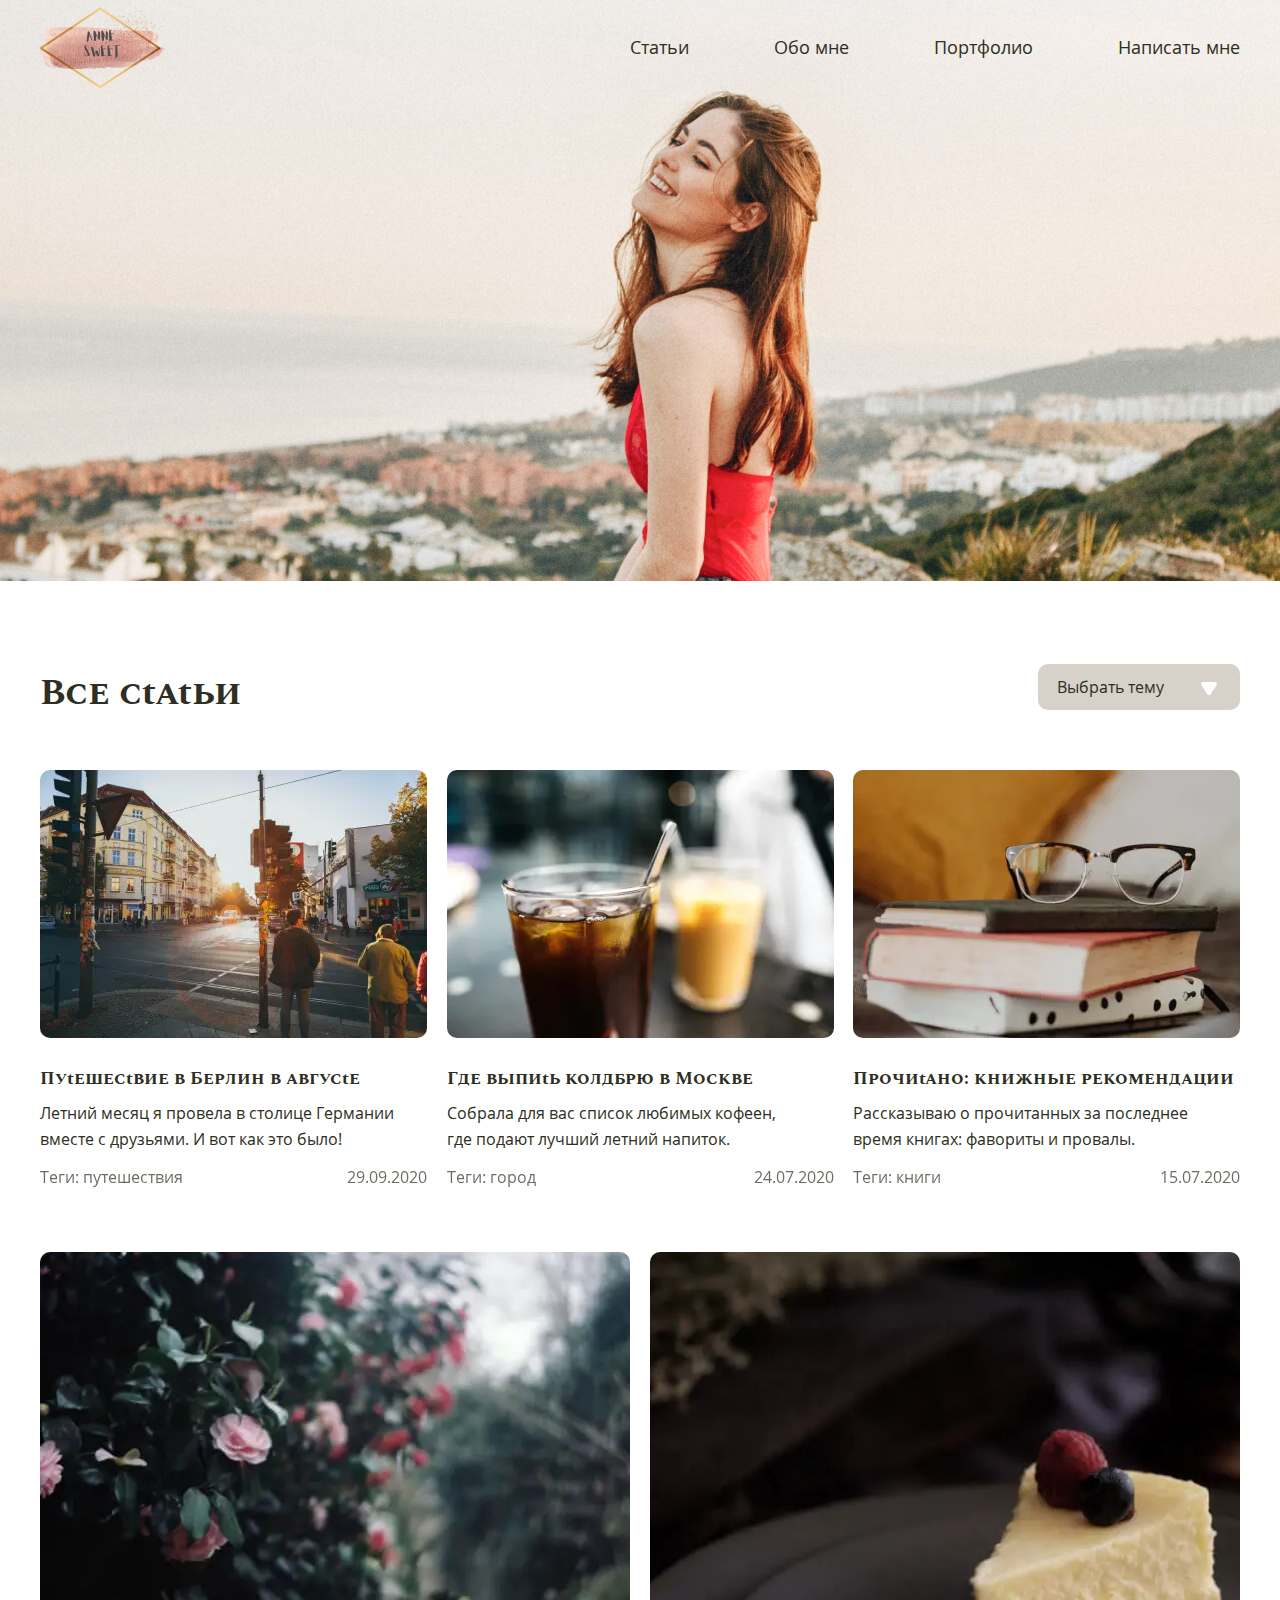
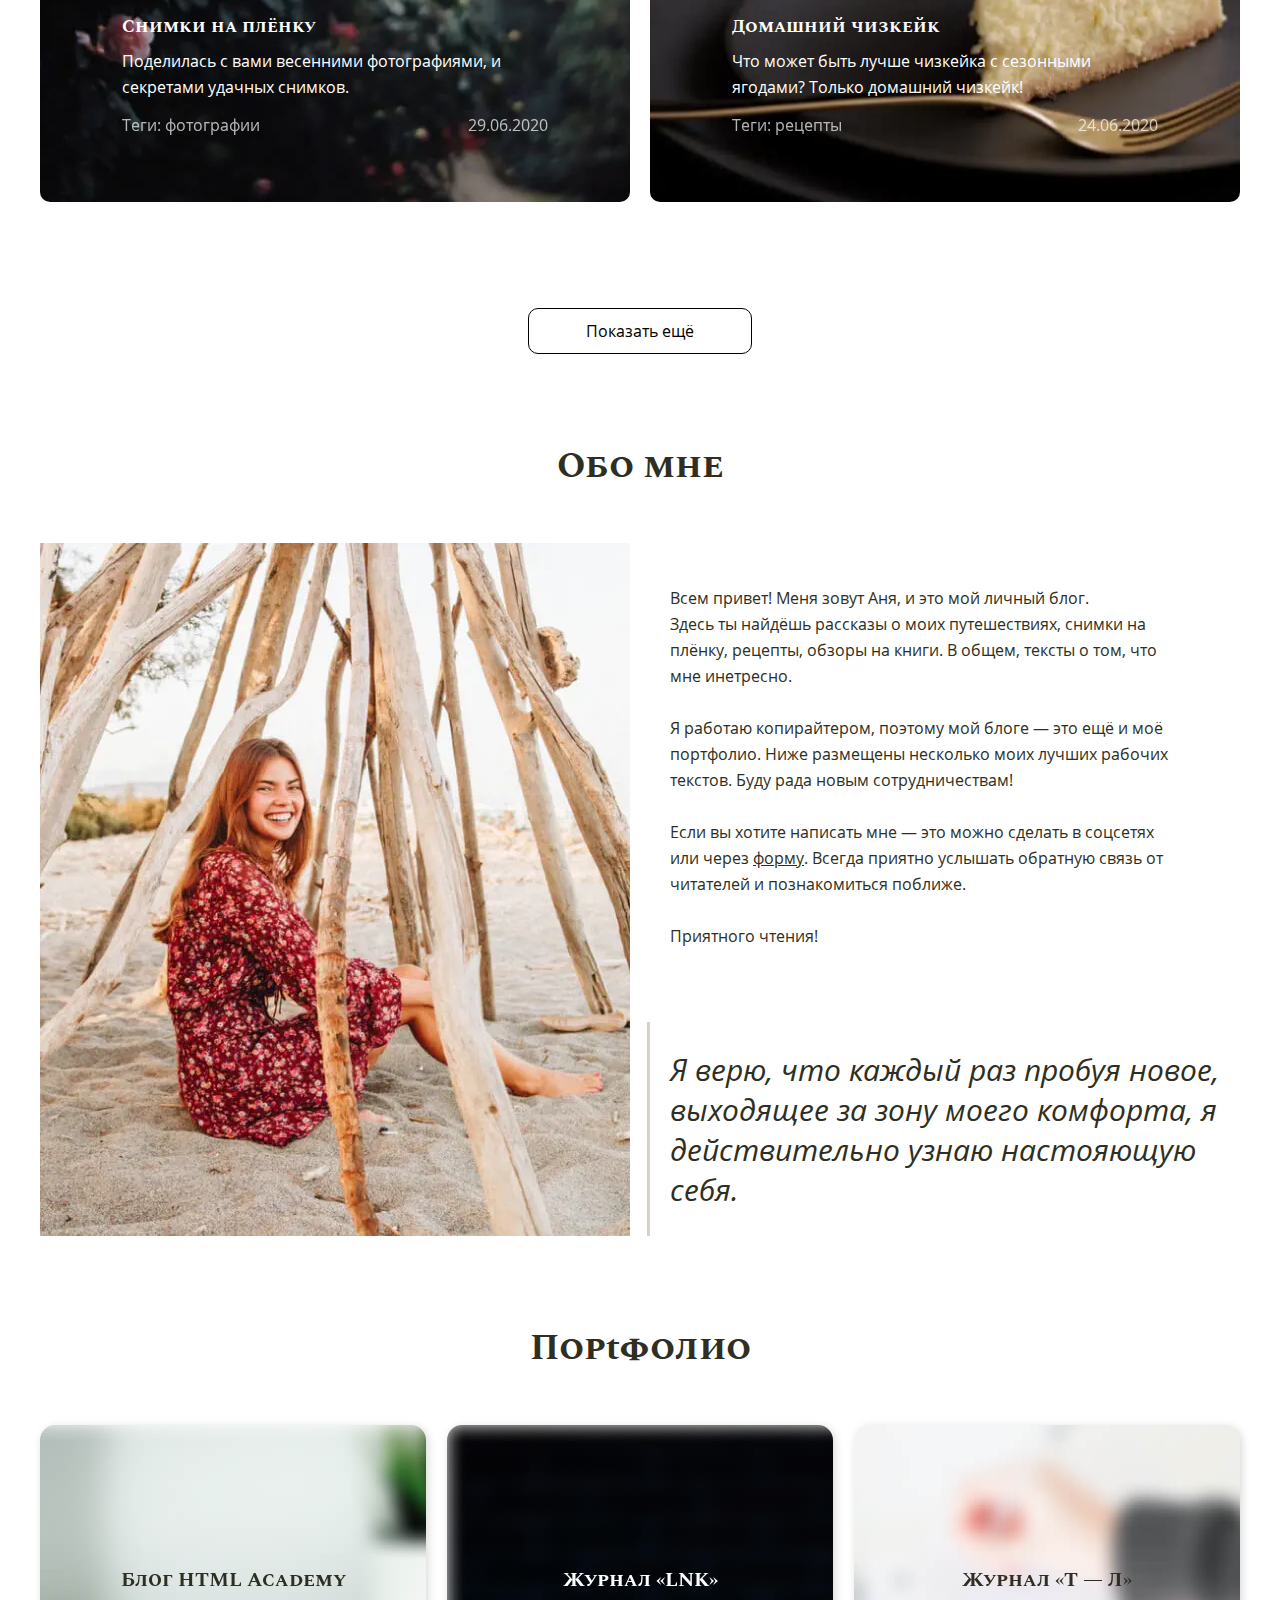
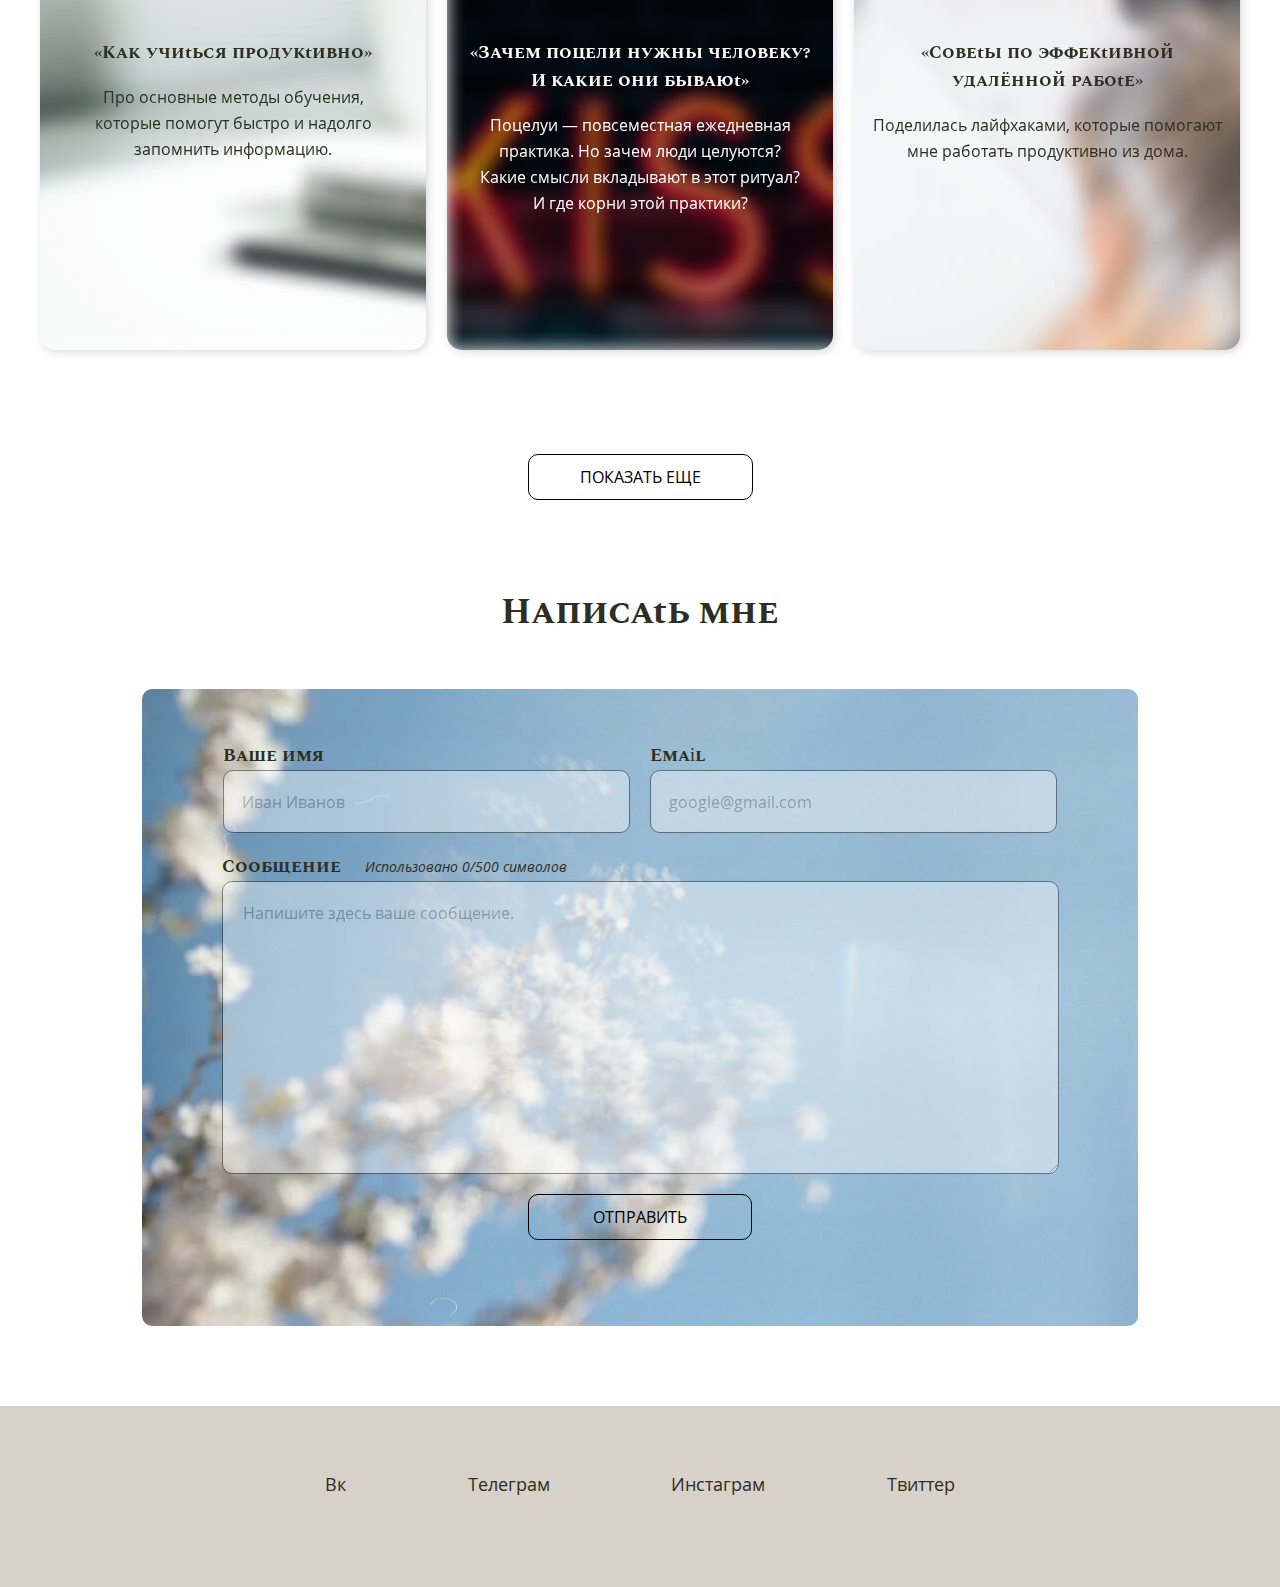
<file: index.html>
<!DOCTYPE html>
<html lang="ru">
<head>
    <meta charset="UTF-8">
    <meta name="viewport" content="width=device-width, initial-scale=1.0">
    <link rel="preload" href="fonts/opensans-regular.woff2" as="font" type="font/woff2" crossorigin="anonymous">
    <link rel="preload" href="fonts/spectralsc-bold.woff2" as="font" type="font/woff2" crossorigin="anonymous">
    <link rel="stylesheet" href="css/normalize.css">
    <link rel="stylesheet" href="css/main-css.css">
    <title>Личный Блог</title>
</head>
<body>
  <header class="page-header">
    <div class="wrapper">
      <nav class="heade-nav">
        <a class="heade-nav__logo"><img src="img/logo.svg" alt="Anna Sweet"></a>
        <ul class="main-nav__list">
          <li class="main-nav__items">
            <a class="main-nav__item" href="#articles" aria-label="Перейдя по этой ссылке, вы попадете в раздел сайта с статьями">Статьи</a>
          </li>
          <li class="main-nav__items">
            <a class="main-nav__item" href="#about-me" aria-label="Перейдя по этой ссылке, вы попадете в раздел сайта обо мне">Обо мне</a>
          </li>
          <li class="main-nav__items">
            <a class="main-nav__item" href="#portfolio" aria-label="Перейдя по этой ссылке, вы попадете в раздел сайта Портфолио">Портфолио</a>
          </li>
          <li class="main-nav__items">
            <a class="main-nav__item" href="#feedback" aria-label="Перейдя по этой ссылке, вы попадете в раздел сайта с формой написать мне">Написать мне</a>
          </li>
        </ul>
      </nav>
    </div>
  </header>
  <main class="page-main">
    <h1 class="visually-hidden">Главная страница личного блока Анны Свит</h1>
     <section class="articles-main">
       <div class="articles__layout wrapper">
         <div class="articles__layout-head">
           <h2 id="articles" class="header header-article">Все статьи</h2>
           <ul class="articles__theme theme__lists">
             <li class="theme__items" tabindex="0">
               <a class="theme__items-link" data-category="all" aria-label="Фильтр по категориям статей">Выбрать тему</a>
               <ul class="theme__list">
                 <li class="theme__item">
                   <a class="theme__items-link" data-category="city" href="#" aria-label="Все статьи с категорией город">Город</a>
                  </li>
                 <li class="theme__item">
                   <a class="theme__items-link" data-category="books" href="#" aria-label="Все статьи с категорией книги">Книги</a
                  </li>
                 <li class="theme__item">
                   <a class="theme__items-link" data-category="travels" href="#" aria-label="Все статьи с категорией путешествия">Путешествия</a>
                  </li>
                 <li class="theme__item">
                   <a class="theme__items-link" href="#" aria-label="Все статьи с категорией рецепты">Рецепты</a>
                  </li>
                 <li class="theme__item">
                   <a class="theme__items-link" href="#" aria-label="Все статьи с категорией фотографии">Фотографии</a>
                  </li>
               </ul>
             </li>
           </ul>
         </div>
        <ul class="articles article__list">
          <li class="article__items" data-category="travels">
            <a class="article__item" href="articles.html" arial-label="Перейдя по ссылка, вы попадете на статью Путешествие в Берлин в августе">
              <picture>
                <source type="image/webp" srcset="img/image-1@1x.webp 1x, img/image-1@2x.webp 2x">
                <img class="article__img" src="img/image-1@1x.jpg" srcset="img/image-1@2x.jpg 2x" alt="">
              </picture>
              <h3 class="article__header">Путешествие в Берлин в августе</h3>
              <p class="article__text">Летний месяц я провела в столице Германии вместе с друзьями. И вот как это было!</p>
              <div class="article__layout">
                <p>Теги:&nbsp;<span>путешествия</span></p>
                <time datetime="2020-09-29">29.09.2020</time>
              </div>
            </a>
          </li>
          <li class="article__items" data-category="city">
            <a class="article__item" href="articles.html" arial-label="Перейдя по ссылка, вы попадете на статью Где выпить колдбрю в Москве">
              <picture>
                <source type="image/webp" srcset="img/image-2@1x.webp 1x, img/image-2@2x.webp 2x">
                <img class="article__img" src="img/image-2@1x.jpg" srcset="img/image-2@2x.jpg 2x" alt="">
              </picture>
              <h3 class="article__header">Где выпить колдбрю в Москве</h3>
              <p class="article__text">Собрала для вас список любимых кофеен,<br> где подают лучший летний напиток.</p>
              <div class="article__layout">
               <p>Теги:&nbsp;<span>город</span></p>
               <time datetime="2020-07-24">24.07.2020</time>
              </div>
            </a>
          </li>
          <li class="article__items" data-category="books">
            <a class="article__item" href="articles.html" arial-label="Перейдя по ссылка, вы попадете на статью Прочитано: книжные рекомендации">
              <picture>
                <source type="image/webp" srcset="img/image-3@1x.webp 1x, img/image-3@2x.webp 2x">
                <img class="article__img" src="img/image-3@1x.jpg" srcset="img/image-3@2x.jpg 2x" alt="">
              </picture>
              <h3 class="article__header">Прочитано: книжные рекомендации</h3>
              <p class="article__text">Рассказываю о прочитанных за последнее время книгах: фавориты и провалы.</p>
              <div class="article__layout">
               <p>Теги:&nbsp;<span>книги</span></p>
               <time datetime="2020-07-15">15.07.2020</time>
              </div>
            </a>
          </li>
        </ul>
        <ul class="articles article__list-big">
          <li class="article__items-big">
            <a class="article__item" href="articles.html" arial-label="Перейдя по ссылка, вы попадете на статью Снимки на плёнку">
              <picture>
                <source type="image/webp" srcset="img/image-4@1x.webp 1x, img/image-4@2x.webp 2x">
                <img class="article__img article__img--big" src="img/image-4@1x.jpg" srcset="img/image-4@2x.jpg 2x" alt="">
              </picture>
              <div class="position-layout">
                <h3 class="article__header">Снимки на плёнку</h3>
                <p class="article__text">Поделилась с вами весенними фотографиями, и секретами удачных снимков.</p>
                <div class="article__layout">
                 <p>Теги:&nbsp;<span>фотографии</span></p>
                 <time datetime="2020-06-29">29.06.2020</time>
                </div>
              </div>
            </a>
          </li>
          <li class="article__items-big">
            <a class="article__item" href="articles.html" arial-label="Перейдя по ссылка, вы попадете на статью Домашний чизкейк">
              <picture>
                <source type="image/webp" srcset="img/image-5@1x.webp 1x, img/image-5@2x.webp 2x">
                <img class="article__img article__img--big" src="img/image-5@1x.jpg" srcset="img/image-5@2x.jpg 2x" alt="">
              </picture>
              <div class="position-layout">
                <h3 class="article__header">Домашний чизкейк</h3>
                <p class="article__text">Что может быть лучше чизкейка с сезонными ягодами? Только домашний чизкейк!</p>
                <div class="article__layout">
                 <p>Теги:&nbsp;<span>рецепты</span></p>
                 <time datetime="2020-06-24">24.06.2020</time>
                </div>
              </div>
            </a>
          </li>
        </ul>
        <button class="button article__button" type="button">Показать ещё</button>
       </div>
     </section>
     <section class="about-me">
       <div class="wrapper">
        <h2 id="about-me" class="header header-about-me">Обо мне</h2>
        <div class="about-me__layout">
          <figure class="about-me__img">
            <picture>
              <source type="image/webp" srcset="img/image-6@1x.webp 1x, img/image-6@2x.webp 2x">
              <img src="img/image-6@1x.jpg" srcset="img/image-6@2x.jpg 2x" alt="">
            </picture>
          </figure>
          <div class="about-me__decription">
            <p>Всем привет! Меня зовут Аня, и это мой личный блог.<br> Здесь ты найдёшь рассказы о моих путешествиях,
              снимки на плёнку, рецепты, обзоры на книги. В общем, тексты о том, что мне инетресно.
            </p>
            <p>Я работаю копирайтером, поэтому мой блоге — это ещё и моё портфолио.
              Ниже размещены несколько моих лучших рабочих текстов. Буду рада новым сотрудничествам!
            </p>
            <p>Если вы хотите написать мне — это можно сделать в соцсетях или
              через <a class="about-me__link-text" aria-label="Перейдя по этой ссылке, вы попадете в раздел сайта с формой написать мне" href="#feedback">форму</a>. Всегда приятно услышать обратную
              связь от читателей и познакомиться поближе.
            </p>
            <p>Приятного чтения!</p>
            <blockquote  class="about-me__cite">Я верю, что каждый раз пробуя новое, выходящее за зону моего
              комфорта, я действительно узнаю настояющую себя.
            </blockquote>
          </div>
        </div>
       </div>
     </section>
     <section class="portfolio">
       <div class="wrapper">
        <h2 id="portfolio" class="header header-portfolio">Портфолио</h2>
        <div class="partfolio__layout">
          <ul class="partfolio__list">
            <li class="partfolio__items">
              <a class="partfolio__item" href="#" aria-label="Перейдя по этой ссылке, вы попадете на мою работу для HTML Academy">
                <h3>Блог HTML Academy</h3>
                <p class="partfolio__slogon"><b>&laquo;Как учиться продуктивно&raquo;</b></p>
                <p>Про основные методы обучения,<br> которые помогут быстро и надолго<br> запомнить информацию.</p>
              </a>
            </li>
            <li class="partfolio__items">
              <a class="partfolio__item" href="#" aria-label="Перейдя по этой ссылке, вы попадете на мою работу для Журнала LNK">
                <h3>Журнал &laquo;LNK&raquo;</h3>
                <p class="partfolio__slogon"><b>&laquo;Зачем поцели нужны человеку?<br> И какие они бывают&raquo;</b></p>
                <p>Поцелуи — повсеместная ежедневная практика. Но зачем люди целуются?<br>
                  Какие смысли вкладывают в этот ритуал?<br> И где корни этой практики?
                </p>
              </a>
            </li>
            <li class="partfolio__items">
              <a class="partfolio__item" href="#" aria-label="Перейдя по этой ссылке, вы попадете на мою работу для Журнала Т — Л">
                <h3>Журнал &laquo;Т — Л&raquo;</h3>
                <p class="partfolio__slogon"><b>&laquo;Советы по эффективной<br> удалённой работе&raquo;</b></p>
                <p>Поделилась лайфхаками, которые помогают мне работать продуктивно из дома.</p>
              </a>
            </li>
          </ul>
          <button class="button partfolio__button" type="button">Показать еще</button>
        </div>
       </div>
     </section>
     <section class="feedback">
       <h2 id="feedback" class=" header header-feedback">Написать мне</h2>
       <div class="wrapper feedback__width">
        <form class="feedback__form" action="https://echo.htmlacademy.ru" method="GET">
          <fieldset class="feedback__form-wrapp">
            <legend class="feedback__form-title visually-hidden">обратная связь</legend>
            <div class="feedback__layout">
              <div class="feedback__layout-elm">
                <p class="feedback__form-elment">
                  <label for="id-name">Ваше имя</label>
                  <span class="text-name">Иван Иванов</span>
                  <input id="id-name" class="feedback__name" type="text" name="name" placeholder="Иван Иванов" required pattern="([A-Za-zА-Яа-яЁё]{2,10})+\s([A-Za-zА-Яа-яЁё]{2,10})">
                </p>
                <p class="feedback__form-elment">
                  <label for="id-email">Email</label>
                  <span class="text-email">google@gmail.com</span>
                  <input id="id-email" class="feedback__email" type="email" name="e-mail" placeholder="google@gmail.com" required>
                </p>
                <p class="feedback__form-elment feedback__form-elment--messege">
                  <label for="id-message">Сообщение</label>
                  <span class="text-counter">Использовано <output class="char-counter" for="id-message">0</output>/500 символов</span>
                  <textarea id="id-message" class="message-counter" name="message" placeholder="Напишите здесь ваше сообщение."></textarea>
                </p>
              </div>
              <button class="button feedback__button" type="submit">отправить</button>
            </div>
          </fieldset>
        </form>
       </div>
     </section>
  </main>
  <footer class="main-footer">
    <ul class="wrapper main-footer__list">
      <li class="main-footer__items">
        <a class="main-footer__link" href="https://vk.com" target="_blank" aria-label="Моя страничка в социальной сети в контакте">Вк</a>
      </li>
      <li class="main-footer__items">
        <a class="main-footer__link" href="https://web.telegram.org/#/login" aria-label="Моя страничка в социальной сети в телеграм" target="_blank">Телеграм</a>
      </li>
      <li class="main-footer__items">
        <a class="main-footer__link" href="https://www.instagram.com/" aria-label="Моя страничка в социальной сети в инстаграм" target="_blank">Инстаграм</a>
      </li>
      <li class="main-footer__items">
        <a class="main-footer__link" href="https://twitter.com" aria-label="Моя страничка в социальной сети в твиттер" target="_blank">Твиттер</a>
      </li>
    </ul>
  </footer>
  <section class="button-up">
    <button class="button-up__button"><span class="visually-hidden">В саммый верх</span></button>
  </section>
  <script>
    let links = document.querySelectorAll(".theme__items-link");
    let articles = document.querySelectorAll(".article__items");
    let linki = links[0].dataset.category;

    for (let link of links) {
      link.onclick = function (evt) {
        evt.preventDefault();
        linki = link.dataset.category;
      }
    };
  </script>
  <script>
    let commentForm = document.querySelector(".feedback__form");
    let messageCounter = document.querySelector(".message-counter");
    let charCounter = document.querySelector(".char-counter");
    let feedbackButton = document.querySelector(".feedback__button");
    let feedbackName = document.querySelector(".feedback__name");
    let feedbackEmail = document.querySelector(".feedback__email")
    let textName = document.querySelector(".text-name");
    let textEmail = document.querySelector(".text-email");

    commentForm.onsubmit = function (evt) {
      evt.preventDefault();
      textName.style.display = "none";
      textEmail.style.display = "none";
      charCounter.textContent = 0;
      messageCounter.value = "";
      feedbackName.value = "";
      feedbackEmail.value = "";
    }

    messageCounter.oninput = function () {
      charCounter.textContent = messageCounter.value.length;
      if (messageCounter.value.length > 500) {
        commentForm.classList.add("warning");
        feedbackButton.disabled = true;
      } else {
        commentForm.classList.remove("warning");
        feedbackButton.disabled = false;
      }
    };

    feedbackName.oninput = function () {
      if (feedbackName.value.length < 2 || feedbackName.value.length > 21) {
        commentForm.classList.add("text-war");
        feedbackButton.disabled = true;
        textName.style.display = "inline";
      } else {
        commentForm.classList.remove("text-war");
        feedbackButton.disabled = false;
      }
      if (feedbackName.value.length < 1) {
        textName.style.display = "none";
      }
    };

    feedbackEmail.oninput = function () {
      if (feedbackEmail.value.length < 6 || feedbackEmail.value.length > 30) {
        textEmail.style.display = "inline";
        commentForm.classList.add("text-war");
        feedbackButton.disabled = true;
      } else {
        commentForm.classList.remove("text-war");
        feedbackButton.disabled = false;
      }
      if (feedbackEmail.value.length < 1) {
        textEmail.style.display = "none";
      }
    };
  </script>
  <script>
    let upButton = document.querySelector(".button-up__button");

    window.onscroll = function () {
      if (window.pageYOffset > 550) {
        upButton.classList.add("button-up__shown");
      } else {
        upButton.classList.remove("button-up__shown");
      }
    };

    upButton.onclick = function () {
      window.scrollTo(0,0);
    }
  </script>
</body>
</html>
</file>
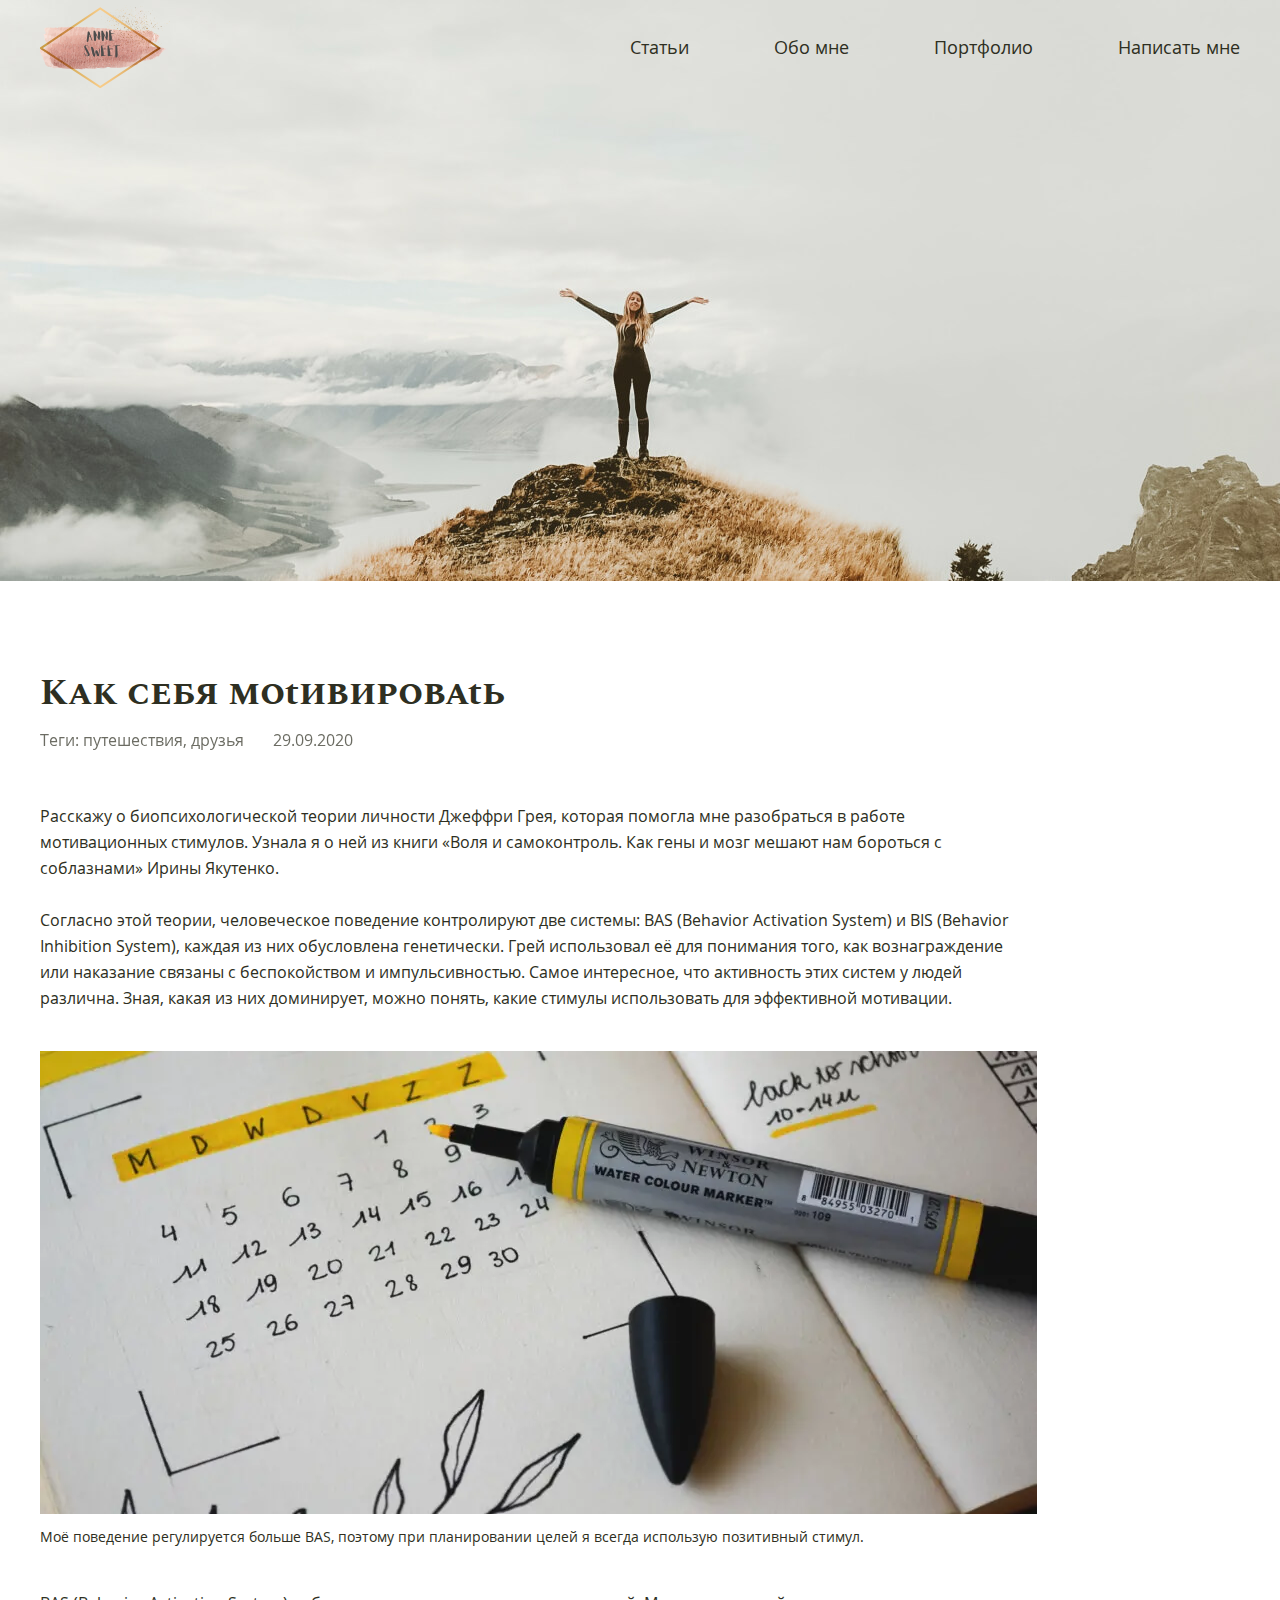
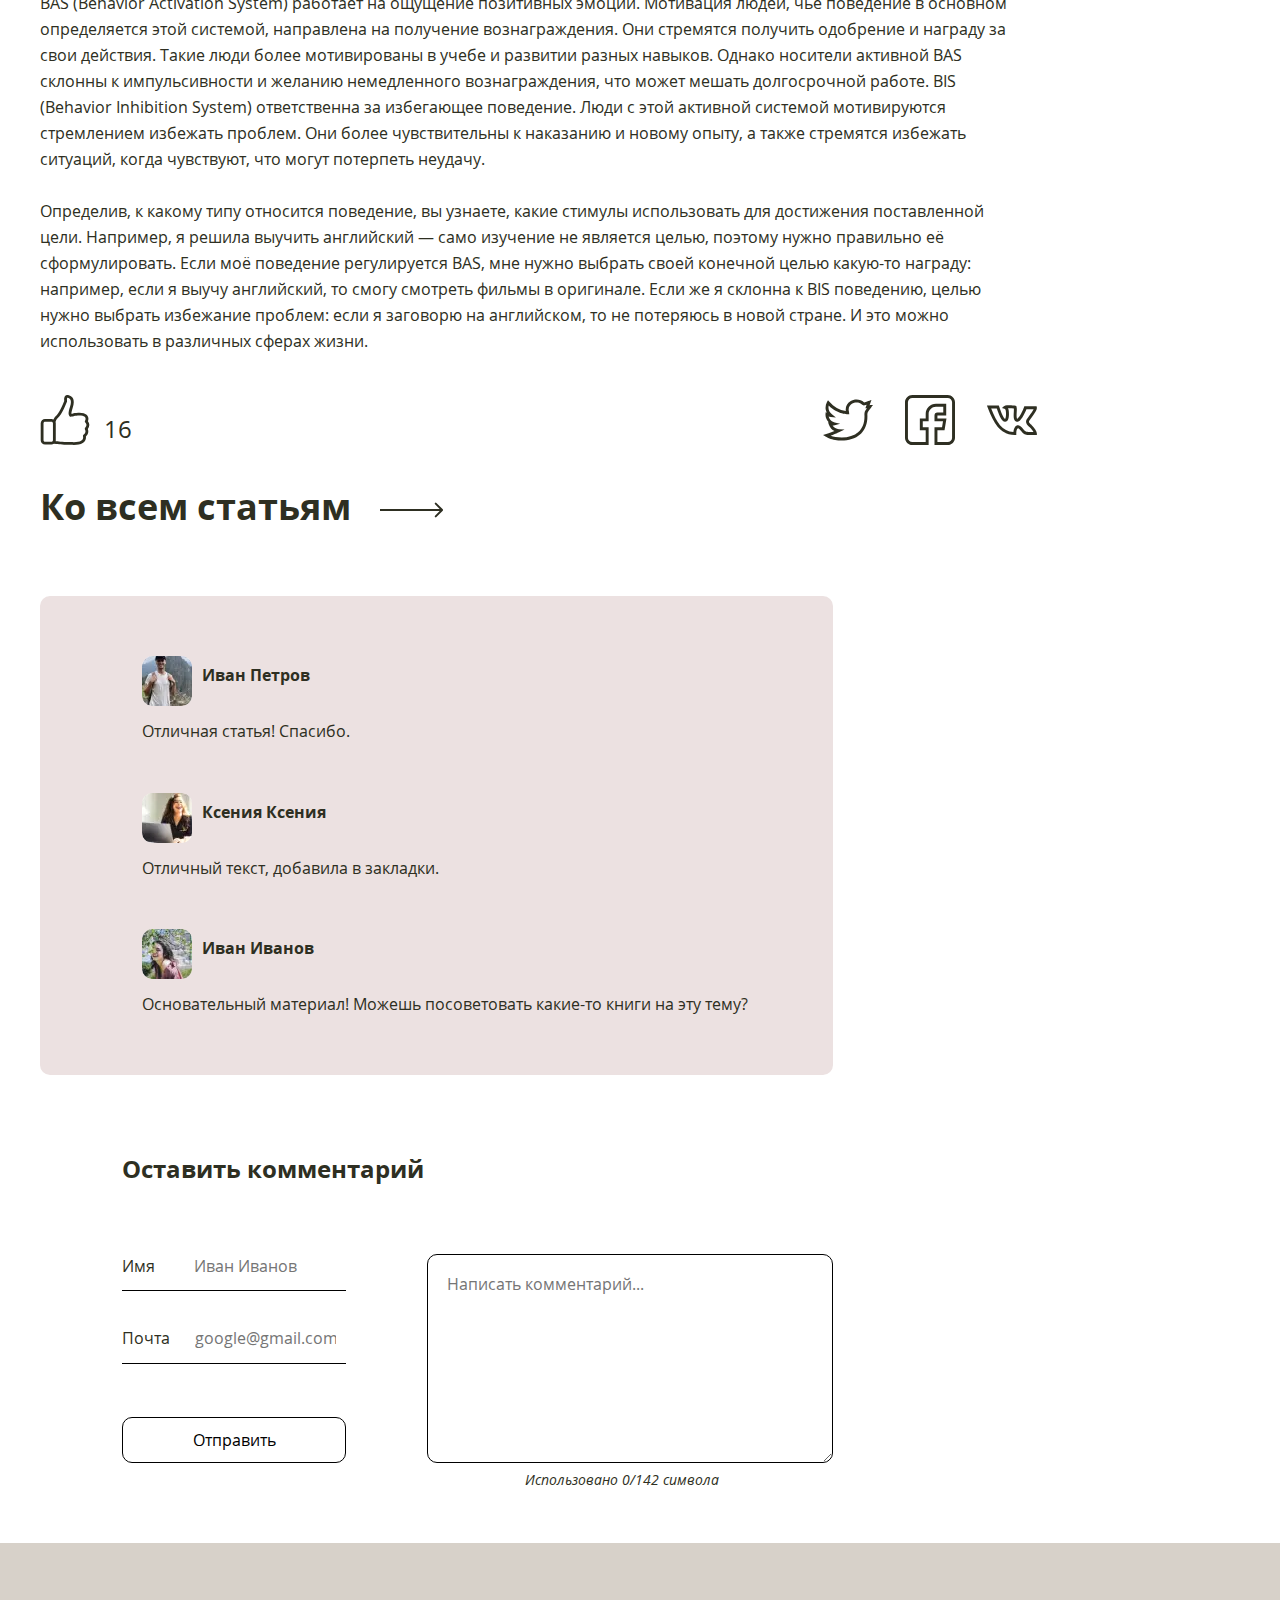
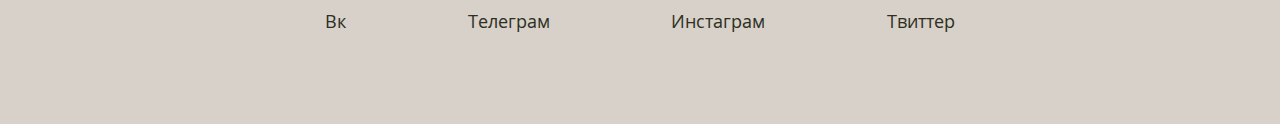
<file: articles.html>
<!DOCTYPE html>
<html lang="ru">
<head>
    <meta charset="UTF-8">
    <meta name="viewport" content="width=device-width, initial-scale=1.0">
    <link rel="preload" href="fonts/opensans-regular.woff2" as="font" type="font/woff2" crossorigin="anonymous">
    <link rel="preload" href="fonts/spectralsc-bold.woff2" as="font" type="font/woff2" crossorigin="anonymous">
    <link rel="stylesheet" href="css/normalize.css">
    <link rel="stylesheet" href="css/main-css.css">
    <title>Статьи</title>
</head>
<body>
  <header class="page-header page-header--articles">
    <div class="wrapper">
      <nav class="heade-nav">
        <a class="heade-nav__logo" href="index.html"><img src="img/logo.svg" alt="Anna Sweet"></a>
        <ul class="main-nav__list">
          <li class="main-nav__items">
            <a class="main-nav__item" href="index.html#articles" aria-label="Перейдя по этой ссылке, вы попадете в раздел сайта с статьями">Статьи</a>
          </li>
          <li class="main-nav__items">
            <a class="main-nav__item" href="index.html#about-me" aria-label="Перейдя по этой ссылке, вы попадете в раздел сайта обо мне">Обо мне</a>
          </li>
          <li class="main-nav__items">
            <a class="main-nav__item" href="index.html#portfolio" aria-label="Перейдя по этой ссылке, вы попадете в раздел сайта Портфолио">Портфолио</a>
          </li>
          <li class="main-nav__items">
            <a class="main-nav__item" href="index.html#feedback" aria-label="Перейдя по этой ссылке, вы попадете в раздел сайта с формой написать мне">Написать мне</a>
          </li>
        </ul>
      </nav>
    </div>
  </header>
  <main>
    <h1 class="visually-hidden">Страница с статьями сайта личного блока Анны Свит</h1>
    <div class="wrapper">
      <section class="article">
        <header>
          <h2 class="header artical__title">Как себя мотивировать</h2>
          <div class="artical__layout-meta">
            <p>Теги:&nbsp;<span>путешествия, друзья</span></p>
            <time datetime="2020-09-29">29.09.2020</time>
          </div>
        </header>
        <div class="article__layuot">
          <p>Расскажу о биопсихологической теории личности Джеффри Грея, которая помогла мне разобраться
            в работе мотивационных стимулов. Узнала я о ней из книги «Воля и самоконтроль.
            Как гены и мозг мешают нам бороться с соблазнами» Ирины Якутенко.
          </p>
          <p>Согласно этой теории, человеческое поведение контролируют две системы: BAS (Behavior Activation System)
             и BIS (Behavior Inhibition System), каждая из них обусловлена генетически. Грей использовал её для понимания того,
             как вознаграждение или наказание связаны с беспокойством и импульсивностью. Самое интересное, что активность этих
             систем у людей различна. Зная, какая из них доминирует, можно понять, какие стимулы использовать для эффективной
             мотивации.
          </p>
          <figure class="article__image">
            <picture>
              <source type="image/webp" srcset="img/image-10@1x.webp 1x, img/image-10@2x.webp 2x">
              <img src="img/image-10@1x.jpg" srcset="img/image-10@2x.jpg 2x" alt="">
            </picture>
            <figcaption class="article__image-desk">
              <small>Моё поведение регулируется больше BAS, поэтому при планировании целей я всегда использую
                позитивный стимул.
              </small>
            </figcaption>
          </figure>
          <p>BAS (Behavior Activation System) работает на ощущение позитивных эмоций. Мотивация людей, чье поведение в основном
             определяется этой системой, направлена на получение вознаграждения. Они стремятся получить одобрение и награду
             за свои действия. Такие люди более мотивированы в учебе и развитии разных навыков. Однако носители активной
             BAS склонны к импульсивности и желанию немедленного вознаграждения, что может мешать долгосрочной работе.
             BIS (Behavior Inhibition System) ответственна за избегающее поведение. Люди с этой активной системой мотивируются
             стремлением избежать проблем. Они более чувствительны к наказанию и новому опыту, а также стремятся избежать
             ситуаций, когда чувствуют, что могут потерпеть неудачу.
          </p>
          <p>Определив, к какому типу относится поведение, вы узнаете, какие стимулы использовать для достижения поставленной цели.
            Например, я решила выучить английский — само изучение не является целью, поэтому нужно правильно её сформулировать.
            Если моё поведение регулируется BAS, мне нужно выбрать своей конечной целью какую-то награду: например, если я
            выучу английский, то смогу смотреть фильмы в оригинале. Если же я склонна к BIS поведению, целью нужно выбрать
            избежание проблем: если я заговорю на английском, то не потеряюсь в новой стране. И это можно использовать в
            различных сферах жизни.
          </p>
        </div>
        <footer class="article-footer">
          <div class="article__footer-layout">
            <a class="article__footer-link link-like" href="#">
              <svg class="article__footer-icon" aria-hidden="true" role="presntation" focusable="false" width="50" height="50" fill="none" xmlns="http://www.w3.org/2000/svg">
                <path d="M47.843 33.992c1.025-1.307 1.517-2.708
                  1.454-4.15-.063-1.59-.774-2.834-1.36-3.598.68-1.694.942-4.36-1.327-6.43-1.663-1.516-4.486-2.196-8.396-2.008-2.75.126-5.05.638-5.145.66h-.01c-.523.093-1.077.208-1.642.334-.042-.67.073-2.332
                  1.307-6.075 1.464-4.454 1.38-7.863-.272-10.142C30.717.188 27.946 0 27.13 0c-.784 0-1.505.324-2.018.92-1.16 1.349-1.024 3.837-.878 4.988-1.38
                  3.7-5.249 12.777-8.521 15.296-.063.042-.115.095-.168.147a11.232 11.232 0 00-2.05 3.074 4.314 4.314 0 00-2.07-.523H5.049a4.353 4.353 0 00-4.35
                  4.35v16.99a4.353 4.353 0 004.35 4.35h6.378a4.34 4.34 0 002.51-.794l2.456.292c.377.053 7.068.9
                  13.938.764 1.244.094 2.415.146 3.503.146 1.871 0 3.502-.146 4.862-.44 3.2-.679 5.384-2.038
                  6.493-4.035.847-1.527.847-3.043.71-4.005 2.081-1.882 2.447-3.963 2.374-5.426a7.064 7.064 0
                  00-.428-2.102zM5.048 46.77c-.847 0-1.527-.69-1.527-1.526V28.24c0-.847.69-1.526 1.527-1.526h6.378c.847 0 1.526.69 1.526 1.526v16.991c0
                  .847-.69 1.527-1.526 1.527H5.048v.01zm40.119-14c-.44.46-.523 1.16-.188 1.704 0 .01.428.742.48
                  1.746.074 1.37-.585 2.583-1.965 3.618a1.425 1.425 0 00-.481 1.61c0 .01.45 1.39-.282
                  2.698-.701 1.254-2.259 2.154-4.622 2.655-1.892.408-4.465.482-7.622.23h-.147c-6.723.147-13.52-.731-13.592-.742h-.01l-1.057-.125c.063-.293.094-.607.094-.92V28.24c0-.45-.073-.888-.198-1.296.188-.7.71-2.259 1.944-3.587
                  4.695-3.722 9.285-16.28 9.484-16.823.084-.22.105-.46.063-.7-.178-1.172-.115-2.604.136-3.033.554.01 2.049.167 2.948 1.412
                  1.067 1.474 1.025 4.109-.125 7.601-1.757 5.322-1.903 8.124-.513 9.358.69.617 1.61.648
                  2.28.408a29.499 29.499 0 011.819-.366c.042-.01.094-.02.136-.031 3.21-.7 8.96-1.13 10.958.69
                  1.694 1.547.491 3.597.355 3.816-.387.586-.272 1.349.251 1.82.01.01 1.108 1.045
                  1.16 2.436.043.93-.397 1.882-1.306 2.823z" fill="#2E2F22"/>
              </svg>
              <span class="article__footer-text">16</span>
              <span class="visually-hidden">Лайков</span>
            </a>
            <ul class="article__footer-list">
              <li class="article__footer-item">
                <a class="article__footer-link" href="https://twitter.com" target="_blank" aria-label="Моя страничка в социальной сети в твиттер" title="Твиттер">
                  <svg role="img" width="50" height="42" fill="none" xmlns="http://www.w3.org/2000/svg">
                    <path d="M50 6.055c-3.145.145-3.077.133-3.432.163L48.43.898s-5.815 2.14-7.289
                      2.522c-3.87-3.48-9.625-3.633-13.739-1.105-3.368 2.071-5.177
                      5.628-4.574 9.785-6.556-.91-12.08-4.018-16.441-9.257l-1.38-1.657-1.03 1.893c-1.303
                      2.392-1.736 5.126-1.219 7.7a11.062 11.062 0 001.072 3.006l-1.183-.458-.14 1.977c-.143
                      2.008.526 4.353 1.788 6.27.356.541.814 1.134 1.394 1.72l-.611-.095.746 2.266c.98 2.977
                      3.017 5.28 5.661 6.56-2.64 1.12-4.773 1.835-8.279 2.988L0 36.068l2.962 1.62c1.13.617
                      5.121 2.68 9.065 3.298 8.766 1.375 18.636.256 25.28-5.729 5.597-5.04 7.433-12.21
                      7.052-19.67-.058-1.13.252-2.208.871-3.036 1.241-1.657 4.762-6.485 4.77-6.496zm-7.112
                      4.741c-1.03 1.374-1.545 3.129-1.452 4.94.385 7.526-1.663 13.362-6.087 17.346-5.168
                      4.655-13.503 6.481-22.868 5.012-1.697-.266-3.45-.861-4.9-1.456 2.94-1.011 5.209-1.912
                      8.875-3.647l5.117-2.422-5.65-.362c-2.706-.173-4.96-1.485-6.345-3.614a10.14 10.14 0
                      002.151-.358l5.388-1.501-5.433-1.33c-2.64-.647-4.145-2.227-4.943-3.439a8.287 8.287 0
                      01-1.07-2.363c.544.146 1.18.25 2.203.351l5.03.498-3.985-3.108c-2.871-2.24-4.022-5.604-3.178-8.838C14.7
                      15.8 25.22 15.1 26.28 15.345c-.233-2.263-.24-2.269-.3-2.484-1.357-4.794 1.616-7.228 2.956-8.052
                      2.8-1.721 7.245-1.98 10.323.855.665.612 1.564.852 2.405.643a20.245 20.245 0 001.983-.602l-1.264
                      3.607 1.613.002-1.108 1.482z" fill="#2E2F22"/>
                  </svg>
                  <span class="visually-hidden">Твиттер</span>
                </a>
              </li>
              <li class="article__footer-item">
                <a class="article__footer-link" href="https://www.facebook.com/" target="_blank" aria-label="Моя страничка в социальной сети в фейсбук" title="фейсбук">
                  <svg role="img" width="50" height="50" fill="none" xmlns="http://www.w3.org/2000/svg">
                    <path d="M7.324 50h16.309V32.227h-5.86v-5.86h5.86v-7.324c0-4.039 3.285-7.324 7.324-7.324h7.324v5.86h-5.86a2.933
                    2.933 0 00-2.929 2.929v5.86h8.525l-.977 5.859h-7.548V50h13.184C46.714 50 50 46.714 50 42.676V7.324C50 3.286
                    46.714 0 42.676 0H7.324C3.286 0 0 3.286 0 7.324v35.352C0 46.714 3.286 50 7.324 50zM2.93 7.324A4.4 4.4 0 017.324
                    2.93h35.352a4.4 4.4 0 014.394 4.394v35.352a4.4 4.4 0 01-4.394 4.394H32.422V35.156h7.1l1.953-11.718h-9.053v-2.93h8.789V8.789H30.957c-5.654
                    0-10.254 4.6-10.254 10.254v4.395h-5.86v11.718h5.86V47.07H7.324a4.4 4.4 0 01-4.394-4.394V7.324z" fill="#2E2F22"/>
                  </svg>
                  <span class="visually-hidden">фейсбук</span>
                </a>
              </li>
              <li class="article__footer-item">
                <a class="article__footer-link" href="https://vk.com" target="_blank" aria-label="Моя страничка в социальной сети в контакте" title="Вконтакте">
                  <svg role="img" width="50" height="30" fill="none" xmlns="http://www.w3.org/2000/svg">
                    <path d="M44.506 19.893l-.027-.025c-.427-.394-1.735-1.667-2.176-2.223-.517-.694-.398-1.149-.01-1.83.49-.861
                      1.472-2.182 2.512-3.58 3.33-4.478 5.479-7.578 5.036-9.78l-.238-1.176-12.296.006c-.043.116-.685
                      2.934-3.392 7.734-1.964 3.48-3.252 4.573-3.705 4.766l-.07-.02c-.148-.183-.406-.675-.512-1.944-.11-1.328-.012-2.937.082-4.493.111-1.824.207-3.4-.022-4.527L29.315.965c-.452-.072-2.104-.71-6.707-.758-3.985-.04-5.156.535-5.731
                      1.042l-1.902 1.678 2.404.809c.915.308 1.218.663 1.467 2.423.163 1.148.248 3.076.073 4.798-.253 2.468-.857
                      2.928-.888 2.952-.105-.035-.988-.422-2.52-3.663-1.064-2.248-1.997-4.907-2.678-6.85-.78-2.223-.64-1.75-1.035-2.8H-.098l.77
                      1.991c3.21 8.31 6.154 14.799 10.095 19.46 4.353 5.149 9.764 7.845 17.053 7.845h1.464v-1.465c0-1.369.114-2.355.357-3.103.148-.455.345-.832.552-1.227.308-.581.608-.83.772-.867.15-.034.41.075.7.291.833.621
                      1.494 1.437 2.194 2.3 1.009 1.246 2.053 2.535 3.709 3.378.904.461 2.563.694
                      3.476.694h8.858l-.063-1.526c-.093-2.28-1.888-5.132-5.333-8.474zm-3.405
                      7.07h-.024c-.63.01-1.83-.197-2.18-.374-1.1-.561-1.87-1.511-2.762-2.611-.782-.967-1.591-1.966-2.718-2.805-.91-.68-1.738-.878-2.395-.878-.262
                      0-.498.031-.7.077-.763.172-1.854.72-2.72 2.36-.245.467-.523.995-.747 1.686-.236.723-.382 1.527-.452
                      2.505-5.492-.312-9.778-2.485-13.4-6.768-3.366-3.982-6.014-9.552-8.819-16.63h5.589l.296.841c.734 2.095
                      1.74 4.963 2.925 7.41 1.698 3.502 3.247 5.064 5.026 5.064.887 0 1.683-.376 2.302-1.088.881-1.016 1.393-2.691
                      1.565-5.123.135-1.917.01-3.828-.14-4.88-.122-.866-.297-1.775-.724-2.59 1.82-.081 4.258.048 5.803.27.14.764.049
                      2.267-.04 3.72-.214 3.513-.435 7.137 1.424 8.832.327.298.674.458.684.465l.946.29c.365-.112 2.48.96 6.483-6.027
                      1.283-2.239 2.477-4.819 3.12-6.504 1.492-.003 6.574.003 7.17.004-.845 1.86-2.85 4.515-4.16 6.277-1.141
                      1.536-2.127 2.863-2.706 3.879-1.075 1.888-.894 3.57.225 5.055l.018.023c.625.795 2.168 2.267 2.488 2.564
                      2.319 2.251 3.436 3.868 3.968 4.955H41.1z" fill="#2E2F22"/>
                  </svg>
                  <span class="visually-hidden">Вконтакте</span>
                </a>
              </li>
            </ul>
          </div>
          <a class="article__link" href="index.html#articles" aria-label="Перейдя по этой ссылке, вы попадете в раздел сайта все статьи">Ко всем статьям
            <svg aria-hidden="true" role="presntation" focusable="false" width="64" height="16" fill="none" xmlns="http://www.w3.org/2000/svg">
              <path d="M62.78 8.707a1 1 0 000-1.414L56.416.929a1 1 0 10-1.414 1.414L60.657 8l-5.657 5.657a1 1 0
                101.415 1.414l6.364-6.364zM0 9h62.072V7H0v2z" fill="#2E2F22"/>
            </svg>
          </a>
        </footer>
      </section>
      <section class="user-comments">
        <h2 class="visually-hidden">Комментарии наших читателей </h2>
        <ul class="user-comments__list">
          <li class="user-comments__item">
            <blockquote class="user-comments__wrapp">
              <picture>
                <source type="image/webp" srcset="img/user-ava-1@1x.webp 1x, img/user-ava-1@2x.webp 2x">
                <img src="img/user-ava-1@1x.jpg" srcset="img/user-ava-1@2x.jpg 2x" alt="На аватарке Иван Петров">
              </picture>
              <cite class="user-comments__autor">Иван Петров</cite>
              <p class="user-comments__text">Отличная статья! Спасибо.</p>
            </blockquote>
          </li>
          <li class="user-comments__item">
            <blockquote class="user-comments__wrapp">
              <picture>
                <source type="image/webp" srcset="img/user-ava-2@1x.webp 1x, img/user-ava-2@2x.webp 2x">
                <img src="img/user-ava-2@1x.jpg" srcset="img/user-ava-2@2x.jpg 2x" alt="На аватарке Иван Петров">
              </picture>
              <cite class="user-comments__autor">Ксения Ксения</cite>
              <p class="user-comments__text">Отличный текст, добавила в закладки.</p>
            </blockquote>
          </li>
          <li class="user-comments__item">
            <blockquote class="user-comments__wrapp">
              <picture>
                <source type="image/webp" srcset="img/user-ava-3@1x.webp 1x, img/user-ava-3@2x.jpg 2x">
                <img src="img/user-ava-3@1x.jpg" srcset="img/user-ava-3@2x.jpg 2x" alt="На аватарке Иван Петров">
              </picture>
              <cite class="user-comments__autor">Иван Иванов</cite>
              <p class="user-comments__text">Основательный материал! Можешь посоветовать какие-то книги на эту тему?</p>
            </blockquote >
          </li>
        </ul>
        <form class="user-comments__form form-comments" action="https://echo.htmlacademy.ru" method="GET">
          <fieldset>
            <legend class="form-comments__title">Оставить комментарий</legend>
            <div class="form-comments__layout">
              <div class="form-comments__layout-elem">
                <p class="form-comments__element">
                  <label for="id-comment-name">Имя</label>
                  <span class="text-name">Иван Иванов</span>
                  <input id="id-comment-name" class="comment-name__autor" type="text" name="comment-name" placeholder="Иван Иванов" required pattern="([A-Za-zА-Яа-яЁё]{2,20})+\s([A-Za-zА-Яа-яЁё]{2,20})">
                </p>
                <p class="form-comments__element">
                  <label for="id-comment-email">Почта</label>
                  <span class="text-email">google@gmail.com</span>
                  <input id="id-comment-email" class="comment-email" type="email" name="comment-email" required placeholder="google@gmail.com">
                </p>
                <button class="button form-comments__button" type="submit">Отправить</button>
              </div>
              <textarea class="form-comments__user" name="comments-user" cols="30" rows="5" placeholder="Написать комментарий..."></textarea>
              <span class="form-comment__text-counter">Использовано <output class="form-comment__char-counter">0</output>/142 символа</span>
            </div>
          </fieldset>
        </form>
      </section>
    </div>
  </main>
  <footer class="main-footer">
    <ul class="wrapper main-footer__list">
      <li class="main-footer__items">
        <a class="main-footer__link" href="https://vk.com" aria-label="Моя страничка в социальной сети в контакте" target="_blank"><span class="">Вк</span></a>
      </li>
      <li class="main-footer__items">
        <a class="main-footer__link" href="https://web.telegram.org/#/login" aria-label="Моя страничка в социальной сети в телеграм" target="_blank"><span class="">Телеграм</span></a>
      </li>
      <li class="main-footer__items">
        <a class="main-footer__link" href="https://www.instagram.com/" aria-label="Моя страничка в социальной сети в инстаграм" target="_blank"><span class="">Инстаграм</span></a>
      </li>
      <li class="main-footer__items">
        <a class="main-footer__link" href="https://twitter.com" aria-label="Моя страничка в социальной сети в твиттер" target="_blank"><span class="">Твиттер</span></a>
      </li>
    </ul>
  </footer>
  <section class="button-up">
    <button class="button-up__button"><span class="visually-hidden">В саммый верх</span></button>
  </section>
  <script>
    let upButton = document.querySelector(".button-up__button");

    window.onscroll = function () {
      if (window.pageYOffset > 550) {
        upButton.classList.add("button-up__shown");
      } else {
        upButton.classList.remove("button-up__shown");
      }
    };

    upButton.onclick = function () {
      window.scrollTo(0,0);
    }
  </script>
  <script>
    let linkLike = document.querySelector(".link-like");
    let articlFooterText = document.querySelector(".article__footer-text");
    let counter = 0;

    linkLike.onclick = function (evt) {
      evt.preventDefault();
      if (linkLike.classList.contains("like")) {
        articlFooterText.textContent--;
      } else {
        articlFooterText.textContent++;
      }
      linkLike.classList.toggle("like");
    }
  </script>
  <script>
    let userCommentsList = document.querySelector(".user-comments__list");
    let formComments = document.querySelector(".user-comments__form");
    let commentsUser = document.querySelector(".form-comments__user");
    let commentAutor = document.querySelector(".comment-name__autor");
    let commentEmail = document.querySelector(".comment-email");
    let commentTextCounter = document.querySelector(".form-comment__text-counter");
    let commentCharCounter = document.querySelector(".form-comment__char-counter");
    let commentsButton = document.querySelector(".form-comments__button");
    let textName = document.querySelector(".text-name");
    let textEmail = document.querySelector(".text-email");

    formComments.onsubmit = function (evt) {
      evt.preventDefault();
      let newComment = document.createElement("li");
      newComment.classList.add("user-comments__item");

      let userCommentsWrapp = document.createElement("blockquote");
      userCommentsWrapp.classList.add("user-comments__wrapp");

      let userCommentPicture = document.createElement("picture");

      let userCommentSource = document.createElement("source");
      userCommentSource.setAttribute("type", "image/webp");
      userCommentSource.setAttribute("srcset", "img/user-no-login@1x.webp 1x, img/user-no-login@2x.webp 2x");

      let usetCommentImg = document.createElement("img");
      usetCommentImg.setAttribute("src", "img/user-no-login@1x.jpg");
      usetCommentImg.setAttribute("srcset", "img/user-no-login@2x.jpg 2x");
      usetCommentImg.setAttribute("alt", "На аватарке");

      let autorComment = document.createElement("cite");
      autorComment.classList.add("user-comments__autor");

      let userCommentsText = document.createElement("p");
      userCommentsText.classList.add("user-comments__text");

      autorComment.textContent = commentAutor.value;
      commentAutor.value = "";

      userCommentsText.textContent = commentsUser.value;
      commentsUser.value = "";
      commentEmail.value = "";


      userCommentsWrapp.append(userCommentPicture);
      userCommentPicture.append(userCommentSource);
      userCommentPicture.append(usetCommentImg);
      userCommentsWrapp.append(autorComment);
      userCommentsWrapp.append(userCommentsText);
      newComment.append(userCommentsWrapp)

      userCommentsList.append(newComment);
      textName.style.display = "none";
      textEmail.style.display = "none";
      commentCharCounter.textContent = 0;
    };

    commentsUser.oninput = function () {
      commentCharCounter.textContent = commentsUser.value.length;
      if (commentsUser.value.length > 142) {
        formComments.classList.add("warning");
        commentsButton.disabled = true;
      } else {
        formComments.classList.remove("warning");
        commentsButton.disabled = false;
      }
    };

    commentAutor.oninput = function () {
      if (commentAutor.value.length < 2 || commentAutor.value.length > 21) {
        formComments.classList.add("text-war");
        commentsButton.disabled = true;
        textName.style.display = "inline";
        textName.style.position = "absolute";
        textName.style.top = "-25px";
        textName.style.left = "95px";
      } else {
        formComments.classList.remove("text-war");
        commentsButton.disabled = false;
      }
      if (commentAutor.value.length < 1) {
        textName.style.display = "none";
      }
    };

    commentEmail.oninput = function () {
      if (commentEmail.value.length < 6 || commentEmail.value.length > 30) {
        formComments.classList.add("text-war");
        commentsButton.disabled = true;
        textEmail.style.display = "inline";
        textEmail.style.position = "absolute";
        textEmail.style.top = "-25px";
        textEmail.style.left = "90px";
      } else {
        formComments.classList.remove("text-war");
        commentsButton.disabled = false;
      }
      if (commentEmail.value.length < 1) {
        textEmail.style.display = "none";
      }
    };
  </script>
</body>
</html>
</file>
<file: css/main-css.css>
html {
  width: 100%;
  font-family: "Open Sans", "Arial", sans-serif;
  font-size: 16px;
  line-height: 26px;
  font-weight: normal;
  color: #2E2F22;
  word-wrap: break-word;
  background-color: #ffffff;
  scroll-behavior: smooth;
}

.visually-hidden:not(:focus):not(:active),
input[type="checkbox"].visually-hidden,
input[type="radio"].visually-hidden {
  position: absolute;
  width: 1px;
  height: 1px;
  margin: -1px;
  border: 0;
  padding: 0;
  white-space: nowrap;
  clip-path: inset(100%);
  clip: rect(0 0 0 0);
  overflow: hidden;
}

img {
  max-width: 100%;
  height: auto;
}

.wrapper {
  width: 1200px;
  margin: 0 auto;
}

/* .button-up {
  position: relative;
  width: 1200px;
  margin: 0 auto;
} */

.header {
  margin: 0;
  font-family: "Spectral SC", serif;
  font-weight: 700;
  font-size: 36px;
  line-height: 54px;
}

.button {
  padding: 12px 51px 11px 51px;
  line-height: 21px;
  border: 1px solid #000000;
  border-radius: 10px;
  background-color: rgba(0, 0, 0, 0.0);
  text-transform: uppercase;
  cursor: pointer;
}

.button-up__button {
  position: fixed;
  display: none;
  right: 125px;
  bottom: 195px;
  width: 50px;
  height: 50px;
  background-color: #D7D1C9;
  background-image: url("../img/triangle.svg");
  background-repeat: no-repeat;
  background-position: center;
  transform: rotate(180deg);
  border: 1px solid #000000;
  border-radius: 10px;
  cursor: pointer;
}

.button-up__shown {
  display: inline-block;
}

.page-header {
  width: 100%;
  margin-bottom: 80px;
  min-width: 1200px;
  min-height: 581px;
  background-color: #ffffff;
  background-image: url("../img/index-baner@1x.jpg");
  background-repeat: no-repeat;
  background-position: top;
}

.page-header--articles {
  margin-bottom: 85px;
}

@media (min-resolution: 144dpi), (min-resolution: 1.5dppx) {
  .page-header {
    background-image: url("../img/index-baner@2x.jpg");
    background-size: 1440px;
  }
}

.page-header--articles {
  background-image: url("../img/article-baner@1x.jpg");
}

@media (min-resolution: 144dpi), (min-resolution: 1.5dppx) {
  .page-header--articles {
    background-image: url("../img/article-baner@1x.jpg");
    background-size: 1440px;
  }
}

.heade-nav {
  display: flex;
  justify-content: space-between;
  padding-top: 5px;
}

.heade-nav__logo img{
  display: block;
}

.main-nav__list {
  display: flex;
  justify-content: space-between;
  min-width: 610px;
  margin: 0;
  padding: 0;
  list-style: none;
}

.main-nav__items {
  align-self: center;
}

.main-nav__item {
  display: block;
  padding: 10px 0;
  font-size: 18px;
  color: #2E2F22;
  text-decoration: none;
}

/* main index*/
/* index articles */

.articles-main {
  margin-bottom: 85px;
}

.articles__layout {
  display: flex;
  flex-direction: column;
  align-items: center;
}

.articles__layout-head {
  display: flex;
  justify-content: space-between;
  align-self: stretch;
  margin-bottom: 50px;
}

.header-article {
  margin-top: 5px;
}

.theme__lists {
  position: relative;
  list-style: none;
  margin: 0;
  margin-top: 3px;
  padding: 0;
  z-index: 10;
}

.theme__items {
  width: 202px;
  background-color: #D7D1C9;
  border-radius: 10px;
  cursor: pointer;
  box-sizing: border-box;
}



.theme__list {
  position: absolute;
  top: 0;
  left: 0;
  display: none;
  list-style: none;
  margin: 0;
  padding: 0;
}

.theme__item {
  width: 202px;
  background-color: #D7D1C9;
  box-sizing: border-box;
}

.theme__item:first-child {
  /* padding-top: 10px; */
  border-top-left-radius: 10px;
  border-top-right-radius: 10px;
}

.theme__item:last-child {
  padding-bottom: 10px;
  border-bottom-left-radius: 10px;
  border-bottom-right-radius: 10px;
}

.theme__items a{
  display: block;
  padding: 10px 60px 5px 19px;
  text-decoration: none;
  color: #2E2F22;
}

.theme__items > a::after {
  content: "";
  position: absolute;
  right: 20px;
  top: 15px;
  width: 22px;
  height: 20px;
  background-image: url("../img/triangle.svg");
  background-repeat: no-repeat;
  background-position: center;
}

.theme__items > a {
  position: relative;
  padding-bottom: 10px;
}

.theme__items:hover  .theme__list,
.theme__items:focus .theme__list {
  display: block;
  z-index: 5;
}

.articles {
  display: flex;
  flex-wrap: wrap;
  width: 100%;
  margin: 0;
  padding: 0;
  list-style: none;
}

.article__list-big {
  margin-bottom: 44px;
}

.article__items {
  display: flex;
  width: 387px;
  margin-right: calc(20px - 0.5px);
  margin-bottom: 62px;
}

.article__items:nth-child(3n) {
  margin-right: 0;
}

.article__items-big {
  display: flex;
  width: 387px;
  margin-right: auto;
  margin-bottom: 62px;
  width: 590px;
}

.article__items-big:nth-child(2n) {
  margin-right: 0;
}

.article__items-big > .article__item {
  color: #ffffff;
}

.article__item {
  display: flex;
  flex-direction: column;
  position: relative;
  text-decoration: none;
  color: #2E2F22;
}

.article__item > picture {
  margin-bottom: 28px;
}

.article__items-big > a > picture {
  margin-bottom: 0px;
}

.article__img {
  display: block;
  width: 387px;
  height: 268px;
  border-radius: 10px;
}

.article__img--big {
  width: 590px;
  height: 550px;
}

.article__header {
  margin: 0;
  margin-bottom: 7px;
  font-family: "Spectral SC", serif;
  font-size: 18px;
  font-weight: 700;
  line-height: 27px;
}

.article__text {
  margin: 0;
  margin-bottom: 12px;
}

.article__layout {
  display: flex;
  justify-content: space-between;
  align-items: baseline;
  margin-top: auto;
  opacity: 0.7;
}

.article__layout > p {
  margin: 0;
}

.position-layout {
  position: absolute;
  bottom: 64px;
  left: 82px;
  width: 426px;
}

.article__button {
  padding-left: 57px;
  padding-right: 57px;
  text-transform: none;
}

/* about-me */

.about-me {
  margin-bottom: 85px;
}

.header-about-me {
  text-align: center;
  margin-bottom: 50px;
}

.about-me__layout {
  display: flex;
  justify-content: space-between;
}

.about-me__img {
  width: 590px;
  margin: 0;
  padding: 0;
}

.about-me__img img{
  display: block;
}

.about-me__decription {
  position: relative;
  width: 590px;
  padding-top: 42px;
  padding-left: 20px;
  box-sizing: border-box;
}

.about-me__decription > p {
  margin: 0;
  width: 508px;
}

.about-me__decription > p {
  margin-bottom: 26px;
}

.about-me__decription > p:last-of-type {
  margin-bottom: 101px;
}

.about-me__cite {
  margin: 0;
  font-style: italic;
  font-size: 30px;
  line-height: 40px;
}

.about-me__decription::before {
  content: "";
  position: absolute;
  bottom: 0px;
  left: -3px;
  width: 3px;
  height: 214px;
  background-color:#D7D1C9;
}

.about-me__link-text:link,
.about-me__link-text:visited {
  color: #2E2F22;
}

/* portfolio */

.portfolio {
  margin-bottom: 85px;
}

.header-portfolio {
  margin-bottom: 50px;
  text-align: center;
}

.partfolio__layout {
  display: flex;
  flex-direction: column;
  align-items: center;
}

.partfolio__list {
  display: flex;
  justify-content: space-between;
  align-self: stretch;
  margin: 0;
  margin-bottom: 104px;
  padding: 0;
  list-style: none;
}

.partfolio__items {
  width: 386px;
  min-height: 525px;
  text-align: center;
  border-radius: 15px;
  filter: drop-shadow(2px 2px 4px rgba(0, 0, 0, 0.15));
}

.partfolio__item {
  display: flex;
  flex-direction: column;
  height: 100%;
  padding-top: 140px;
  padding-left: 10px;
  padding-right: 10px;
  text-decoration: none;
  color: #2E2F22;
  box-sizing: border-box;
}

.partfolio__item h3,
.partfolio__item p {
  margin: 0;
}

.partfolio__items:nth-child(1) {
  background-color: #D9E3E1;
  background-image: url("../img/image-8@1x.jpg");
  background-repeat: no-repeat;
  background-position: top;
}

@media (min-resolution: 144dpi), (min-resolution: 1.5dppx) {
  .partfolio__items:nth-child(1) {
    background-image: url("../img/image-8@2x.jpg");
    background-size: 386px 525px;
  }
}

.partfolio__items:nth-child(2) {
  background-color:#000000;
  background-image: url("../img/image-7@1x.jpg");
}

@media (min-resolution: 144dpi), (min-resolution: 1.5dppx) {
  .partfolio__items:nth-child(2) {
    background-image: url("../img/image-7@2x.jpg");
    background-size: 386px 525px;
  }
}

.partfolio__items:nth-child(3) {
  background-color: #EFF0F4;
  background-image: url("../img/image-9@1x.jpg");
}

@media (min-resolution: 144dpi), (min-resolution: 1.5dppx) {
  .partfolio__items:nth-child(3) {
    background-image: url("../img/image-9@2x.jpg");
    background-size: 386px 525px;
  }
}

.partfolio__items:nth-child(2) a {
  color: #ffffff;
}

.partfolio__item h3 {
  margin-bottom: 44px;
  font-family: "Spectral SC", serif;
  font-size: 20px;
  line-height: 30px;
}

.partfolio__item .partfolio__slogon {
  margin-bottom: 17px;
  font-family: "Spectral SC", serif;
  font-size: 18px;
  line-height: 28px;
}

/* feedback */

.feedback__width {
  width: 996px;
  min-height: 637px;
  background-image: url("../img/bg-form-index@1x.jpg");
  background-position: top;
  border-radius: 10px;
}

.header-feedback {
  margin-bottom: 50px;
  text-align: center;
}

.feedback__form-wrapp {
  margin: 0;
  padding: 0;
  padding-top: 53px;
  border: none;
}

.feedback__layout {
  display: flex;
  flex-direction: column;
  align-items: center;
}

.feedback__layout-elm {
  display: flex;
  flex-wrap: wrap;
  justify-content: center;
}

.feedback__form-elment {
  width: 407px;
  margin: 0;
  margin-bottom: 20px;

}

.feedback__form-elment--messege {
  width: 837px;
  margin-left: 1px;
  margin-bottom: 13px;
}

.feedback__form-elment > label{
  margin-bottom: 12px;
  margin-right: 20px;
  font-family: "Spectral SC", serif;
  font-size: 18px;
  line-height: 28px;
}

.text-counter {
  font-style: italic;
  font-size: 14px;
}

.text-name {
  display: none;
  font-style: italic;
  font-size: 14px;
}

.text-email {
  display: none;
  font-style: italic;
  font-size: 14px;
}

.feedback__form-elment > input,
.feedback__form-elment--messege > textarea{
  width: 100%;
  padding: 22px 18px 21px 18px;
  border: 1px solid #000000;
  border-radius: 10px;
  box-sizing: border-box;
  opacity: 0.4;
}

.feedback__form-elment > textarea {
  min-height: 293px;
  padding-left: 20px;
  resize: vertical;
}

.feedback__layout p:first-child {
  margin-right: 20px;
}

.feedback__button {
  padding-left: 64px;
  padding-right: 64px;
}

.feedback__button[disabled],
.form-comments__button[disabled] {
  border-color: rgba(0, 0, 0, 0.15);
  cursor: default;
}

.text-war .feedback__name,
.text-war .feedback__email,
.text-war .comment-name__autor,
.text-war .comment-email {
  color: red;
}

.warning .message-counter,
.warning .char-counter,
.warning .form-comments__user,
.warning .form-comment__char-counter {
  color: red;
}

/* articles */

.article {
  width: 997px;
  margin-bottom: 65px;
}

.artical__title {
  margin-bottom: 7px;
}

.artical__layout-meta {
  display: flex;
  align-items: baseline;
  opacity: 0.7;
}

.artical__layout-meta p {
  margin: 0;
  margin-right: 29px;
}

.article > header {
  margin-bottom: 50px;
}

.article__layuot {
  margin-bottom: 41px;
}

.article__layuot p {
  width: 980px;
  margin: 0;
  margin-bottom: 26px;
}

.article__layuot p:nth-of-type(2) {
  margin-bottom: 40px;
}

.article__image {
  margin: 0px;
  margin-bottom: 40px;
  padding: 0px;
}

.article__image img {
  display: block;
  margin-bottom: 9px;
}

.article__image-desk {
  margin: 0px;
  padding: 0px;
}

.article__image-desk > small {
  font-size: 14px;
}

.article__footer-layout {
  display: flex;
  justify-content: space-between;
  align-items: flex-start;
  margin-bottom: 30px;
}

.article__footer-link {
  display: block;
  text-decoration: none;
  color: #2E2F22;
}

.article__footer-list {
  display: flex;
  justify-content: space-between;
  align-items: center;
  flex-basis: 214px;
  list-style: none;
  margin: 0px;
  padding: 0px;
}

.article__link{
  font-weight: 700;
  font-size: 36px;
  line-height: 49px;
  color: #2E2F22;
  text-decoration: none;
}

.article__link svg {
  margin-left: 20px;
  vertical-align: middle;
}

.article__footer-icon {
  margin-right: 10px;
  vertical-align: bottom;
}

.article__footer-text {
  font-size: 24px;
  line-height: 26px;

}

/* user-comments */

.user-comments {
  width: 793px;
}

.user-comments__list {
  display: flex;
  flex-direction: column;
  justify-content: space-evenly;
  min-height: 429px;
  margin: 0px;
  margin-bottom: 78px;
  padding-top: 25px;
  padding-bottom: 25px;
  padding-right: 0px;
  padding-left: 102px;
  list-style: none;
  background-color: #ECE1E1;
  border-radius: 10px;
}

.user-comments__item {
  margin-bottom: 15px;
}

.user-comments__item:last-child {
  margin-bottom: 0;
}


.user-comments__item img {
  vertical-align: middle;
  width: 50px;
  height: 50px;
  margin-right: 10px;
  border-radius: 10px;
}

.user-comments__item blockquote{
  margin: 0px;
  padding: 0px;
  font-size: 0px;
}

.user-comments__autor {
  line-height: 21px;
  font-weight: 700;
  font-style: normal;
  font-size: 16px;
}

.user-comments__text {
  margin: 0;
  margin-top: 15px;
  line-height: 21px;
  font-size: 16px;
}

.user-comments__form fieldset {
  margin: 0px;
  padding: 0px;
  border: none
}

.form-comments__title {
  font-size: 24px;
  font-weight: 700;
  line-height: 32px;
  margin-left: 82px;
  margin-bottom: 62px;
}

.form-comments__layout {
  position: relative;
  display: flex;
  justify-content: space-between;
}

.form-comments__layout-elem {
  display: flex;
  flex-direction: column;
  width: 224px;
  padding-left: 82px;
}

.form-comments__element {
  position: relative;
  display: flex;
  align-items: baseline;
  margin: 0;
  margin-bottom: 28px;
  padding-bottom: 5px;
  border-bottom: 1px solid #000000;
}

.form-comments__element > label {
  margin-right: 15px;
}

.form-comments__element:nth-child(1) > label {
  margin-right: 29px;
}

.form-comments__element > input {
  width: 100%;
  padding: 10px;
  border: none;
  box-sizing: border-box;
}

.form-comments__button {
  margin-top: auto;
  text-transform: none;
}

.form-comments__layout  textarea{
  width: 406px;
  min-height: 209px;
  margin-top: 7px;
  padding: 20px 19px;
  resize: vertical;
  box-sizing: border-box;
  border: 1px solid #000000;
  border-radius: 10px;
}

.form-comment__text-counter {
  position: absolute;
  right: 114px;
  bottom: -30px;
  font-size: 14px;
  font-style: italic;
}

/* footer */

.main-footer {
  display: flex;
  justify-content: center;
  min-height: 181px;
  margin-top: 80px;
  padding-top: 56px;
  background-color: #D7D1C9;
  box-sizing: border-box;
}

.main-footer__list {
  display: flex;
  justify-content: space-between;
  width: 630px;
  margin: 0;
  padding: 0;
  list-style: none;
}

.main-footer__link {
  display: block;
  padding: 10px 0;
  font-size: 18px;
  line-height: 24px;
  color: #2E2F22;
  text-decoration: none;
}
</file>
